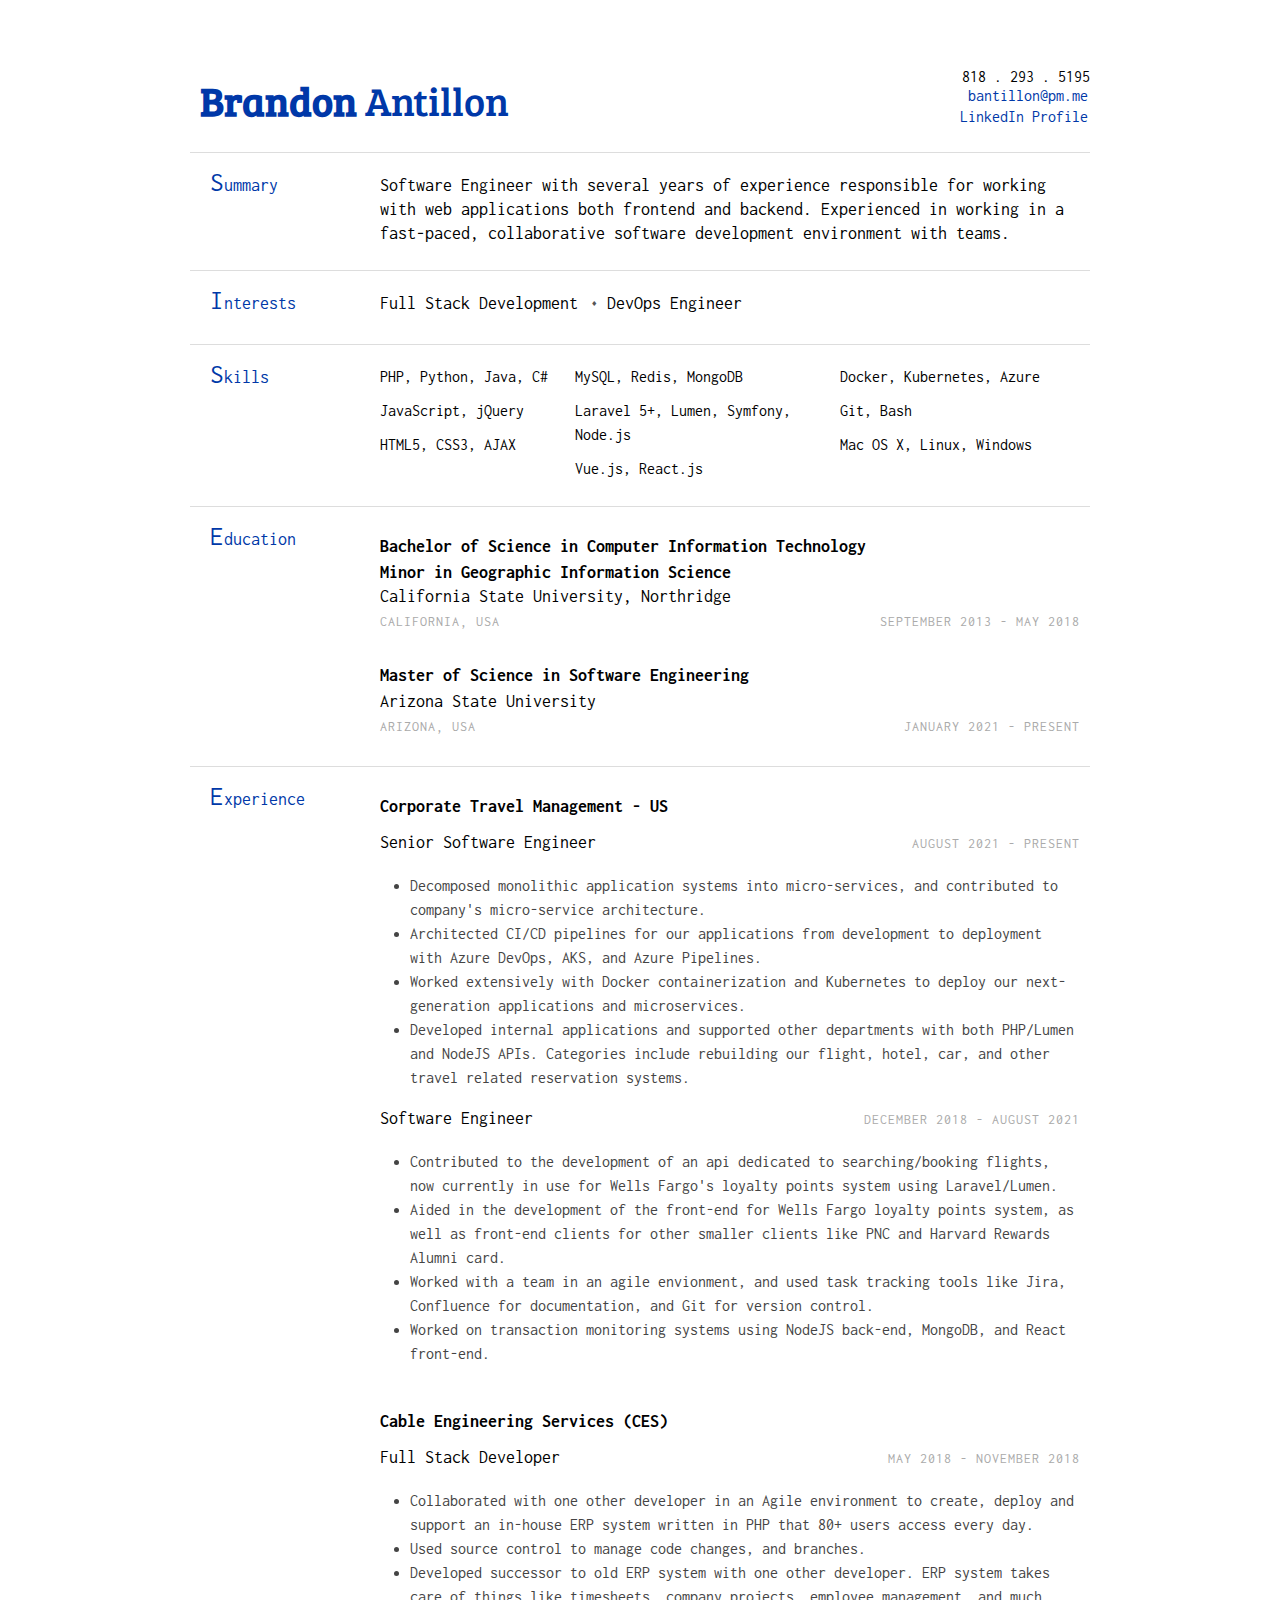
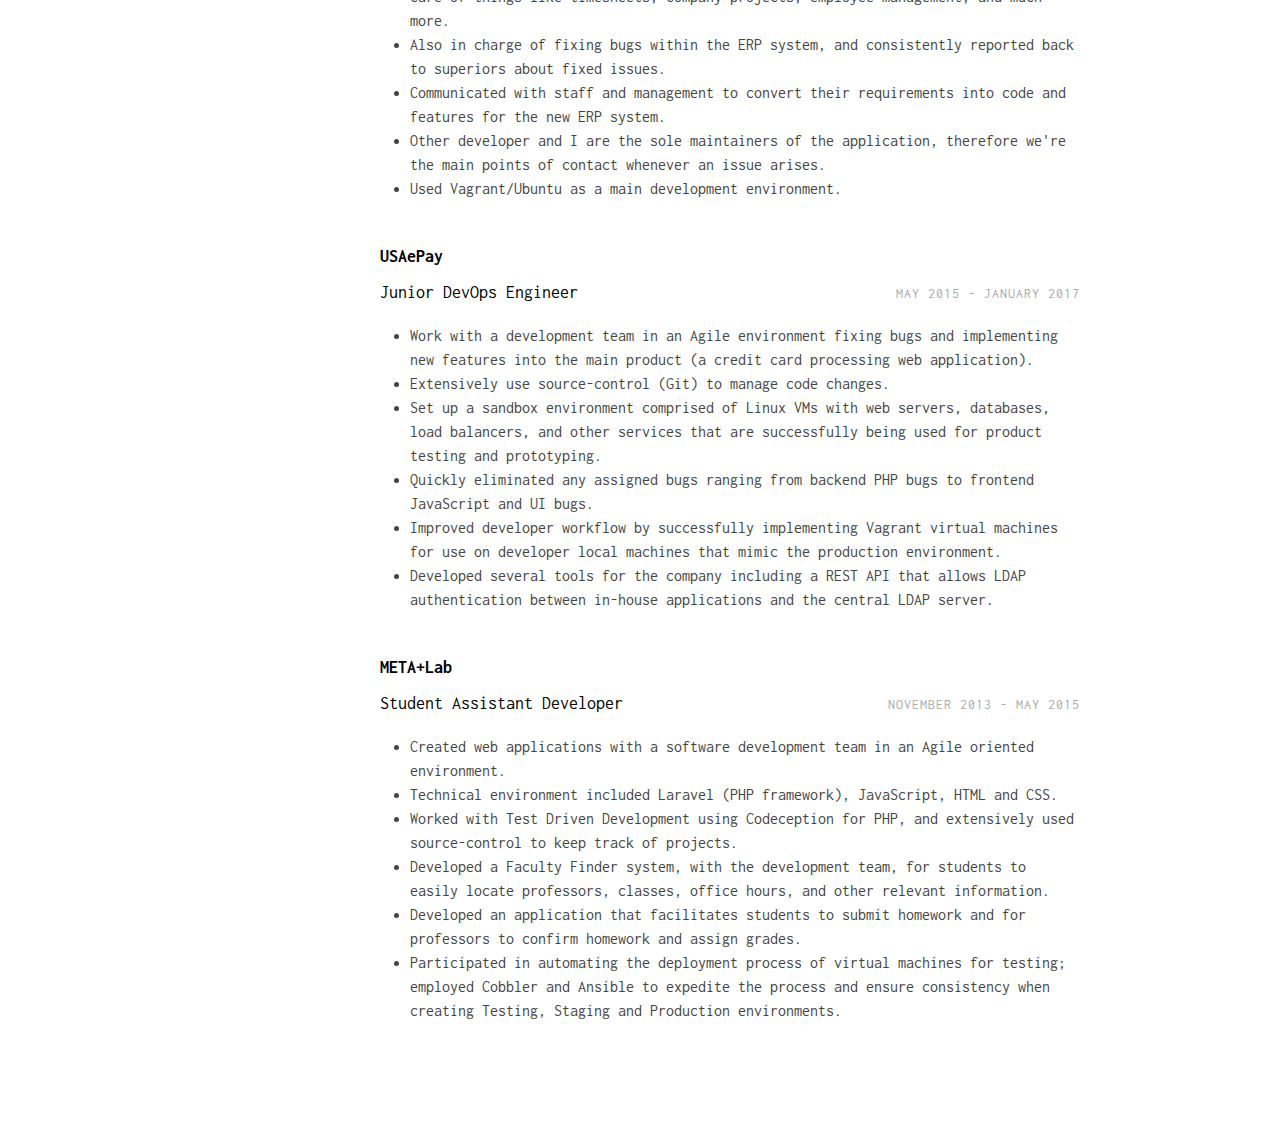
<file: index.html>
<!DOCTYPE html>
<html lang="en">
    <head>
        <meta charset="UTF-8">
        <title>Brandon Antillon | Full Stack Developer</title>
        <link rel="stylesheet" href="style.css">
        <link href="https://fonts.googleapis.com/css?family=Inconsolata:300,400,700|Bree+Serif:400,400i" rel="stylesheet">
    <body>
        <div class="page">
            <div class="section row">
                <h1 class="col"><span style="font-weight:700">Brandon</span> Antillon</h1>
                <div class="contact-info col-right">
                    <!--phone number goes here-->
                    <div>818 . 293 . 5195</div>
                    <div><a href="mailto:bantillon@pm.me">bantillon@pm.me</a></div>
                    <div><a href="https://www.linkedin.com/in/brandon-antillon-1aa08492/" target="_blank">LinkedIn Profile</a></div>
                    <!-- <div><a href="projects.html">Personal Projects</a></div> -->
                </div>
            </div>
            <div class="section row">
                <h2 class="col">Summary</h2>
                <div class="section-text col-right">Software Engineer with several years of experience responsible for working with web applications both frontend and backend. Experienced in working in a fast-paced, collaborative software development environment with teams.</div>
            </div>
            <div class="section row">
                <h2 class="col">Interests</h2>
                <div class="section-text col-right"><span class="key">Full Stack Development</span> <span class="key">DevOps Engineer</span></div>
            </div>
            <div class="section row">
                <h2 class="col">Skills</h2>
                <div class="section-text col-right row">
                    <ul class="skills" style="width:25%">
                        <li>PHP, Python, Java, C#</li>
                        <li>JavaScript, jQuery</li>
                        <li>HTML5, CSS3, AJAX</li>
                    </ul>
                    <ul class="skills" style="width:35%">
                        <li>MySQL, Redis, MongoDB</li>
                        <li>Laravel 5+, Lumen, Symfony, Node.js</li>
                        <li>Vue.js, React.js</li>
                    </ul>
                    <ul class="skills">
                        <li>Docker, Kubernetes, Azure</li>
                        <li>Git, Bash</li>
                        <li>Mac OS X, Linux, Windows</li>
                    </ul>
                </div>
            </div>
            <div class="section row">
                <h2 class="col">Education</h2>
                <div class="section-text col-right">
                    <h3><span class="emph">Bachelor of Science</span> in Computer Information Technology</h3>
                    <div><b>Minor in Geographic Information Science</b></div>
                    <div>California State University, Northridge</div>
                    <div class="row">
                        <div class="col light">California, USA</div>
                        <div class="col-right light">September 2013 - May 2018</div>
                    </div>
                </div>
                <div class="section-text col-right">
                    <h3><span class="emph">Master of Science</span> in Software Engineering</h3>
                    <div>Arizona State University</div>
                    <div class="row">
                        <div class="col light">Arizona, USA</div>
                        <div class="col-right light">January 2021 - Present</div>
                    </div>
                </div>
                <!--COPY AND PASTE ABOVE IN CASE I GET ANOTHER DEGREE-->
            </div>
            
            <div class="section row">
                <h2 class="col">Experience</h2>
                <div class="section-text col-right">
                    <div class="row">
                        <div class="col">
                            <h3>Corporate Travel Management - US</h3>
                        </div>
                    </div>
                    <div class="row subsection">
                        <div class="emph col">Senior Software Engineer</div>
                        <div class="col-right light">August 2021 - Present</div>
                    </div>
                    <ul class="desc">
                        <li>
                            Decomposed monolithic application systems into micro-services, and contributed to company's micro-service architecture.
                        </li>
                        <li>
                            Architected CI/CD pipelines for our applications from development to deployment with Azure DevOps, AKS, and Azure Pipelines.
                        </li>
                        <li>
                            Worked extensively with Docker containerization and Kubernetes to deploy our next-generation applications and microservices.
                        </li>
                        <li>
                            Developed internal applications and supported other departments with both PHP/Lumen and NodeJS APIs. Categories include rebuilding our flight, hotel, car, and other travel related reservation systems.
                        </li>
                    </ul>
                    <div class="row subsection">
                        <div class="emph col">Software Engineer</div>
                        <div class="col-right light">December 2018 - August 2021</div>
                    </div>
                    <ul class="desc">
                        <li>
                            Contributed to the development of an api dedicated to searching/booking flights,
                            now currently in use for Wells Fargo's loyalty points system using Laravel/Lumen.
                        </li>
                        <li>
                            Aided in the development of the front-end for Wells Fargo loyalty points system, as well as 
                            front-end clients for other smaller clients like PNC and Harvard Rewards Alumni card.
                        </li>
                        <li>
                            Worked with a team in an agile envionment, and used task tracking tools like Jira, Confluence
                            for documentation, and Git for version control.
                        </li>
                        <li>
                            Worked on transaction monitoring systems using NodeJS back-end, MongoDB, and React front-end.
                        </li>
                    </ul>
                </div>

                <div class="section-text col-right">
                    <div class="row">
                        <div class="col">
                            <h3>Cable Engineering Services (CES)</h3>
                        </div>
                    </div>
                    <div class="row subsection">
                        <div class="emph col">Full Stack Developer</div>
                        <div class="col-right light">May 2018 - November 2018</div>
                    </div>
                    <ul class="desc">
                        <li>Collaborated with one other developer in an Agile environment to create, deploy and support an
                            in-house ERP system written in PHP that 80+ users access every day.</li>
                        <li>Used source control to manage code changes, and branches.</li>
                        <li>Developed successor to old ERP system with one other developer. ERP system takes care of things like timesheets, company projects, employee management, and much more.</li>
                        <li>Also in charge of fixing bugs within the ERP system, and consistently reported back to superiors about fixed issues.</li>
                        <li>Communicated with staff and management to convert their requirements into code and features for the new ERP system.</li>
                        <li>Other developer and I are the sole maintainers of the application, therefore we're the main points of contact whenever an issue arises.</li>
                        <li>Used Vagrant/Ubuntu as a main development environment.</li>
                    </ul>
                </div>

                <div class="section-text col-right">
                    <div class="row">
                        <div class="col">
                            <h3>USAePay</h3>
                        </div>
                    </div>
                    <div class="row subsection">
                        <div class="emph col">Junior DevOps Engineer</div>
                        <div class="col-right light">May 2015 - January 2017</div>
                    </div>
                    <ul class="desc">
                        <li>Work with a development team in an Agile environment fixing bugs and implementing new features into the main product (a credit card processing web application).</li>
                        <li>Extensively use source-control (Git) to manage code changes.</li>
                        <li>Set up a sandbox environment comprised of Linux VMs with web servers, databases, load balancers, and other services that are successfully being used for product testing and prototyping.</li>
                        <li>Quickly eliminated any assigned bugs ranging from backend PHP bugs to frontend JavaScript and UI bugs.</li>
                        <li>Improved developer workflow by successfully implementing Vagrant virtual machines for use on developer local machines that mimic the production environment.</li>
                        <li>Developed several tools for the company including a REST API that allows LDAP authentication between in-house applications and the central LDAP server.</li>
                    </ul>
                </div>

                <div class="section-text col-right">
                    <div class="row">
                        <div class="col">
                            <h3>META+Lab</h3>
                        </div>
                    </div>
                    <div class="row subsection">
                        <div class="emph col">Student Assistant Developer</div>
                        <div class="col-right light">November 2013 - May 2015</div>
                    </div>
                    <ul class="desc">
                        <li>Created web applications with a software development team in an Agile oriented environment.</li>
                        <li>Technical environment included Laravel (PHP framework), JavaScript, HTML and CSS.</li>
                        <li>Worked with Test Driven Development using Codeception for PHP, and extensively used source-control to keep track of projects.</li>
                        <li>Developed a Faculty Finder system, with the development team, for students to easily locate professors, classes, office hours, and other relevant information.</li>
                        <li>Developed an application that facilitates students to submit homework and for professors to confirm homework and assign grades.</li>
                        <li>Participated in automating the deployment process of virtual machines for testing; employed Cobbler and Ansible to expedite the process and ensure consistency when creating Testing, Staging and Production environments.</li>
                </div>
            </div>
        </div>
    </body>
</html>
</file>
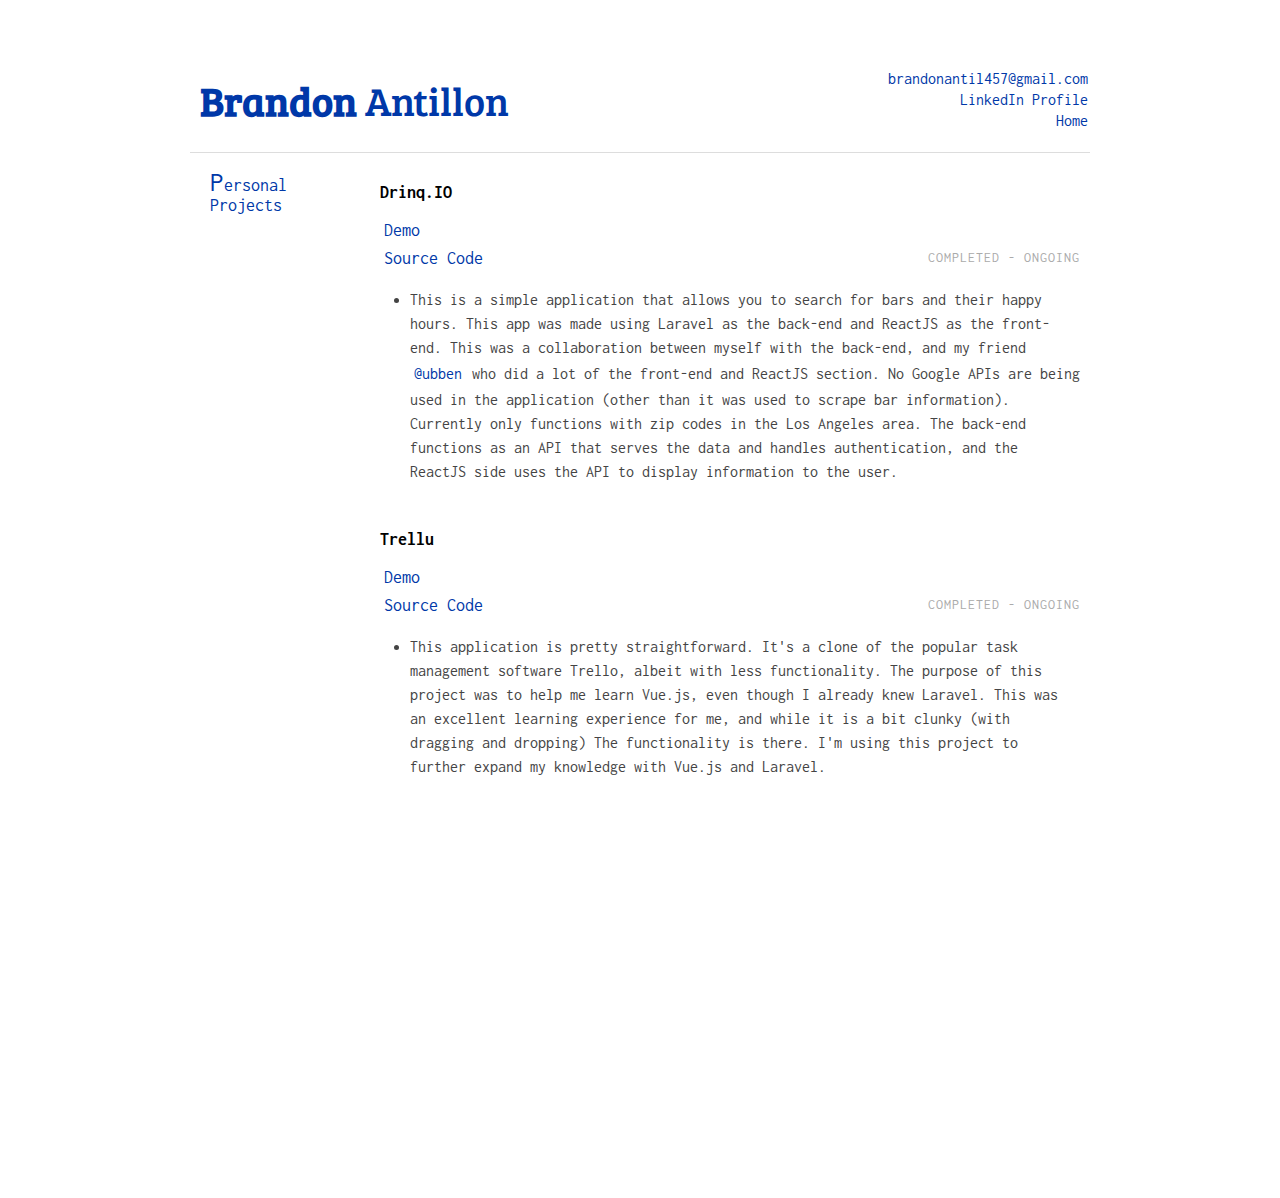
<file: projects.html>
<!DOCTYPE html>
<html lang="en">
    <head>
        <meta charset="UTF-8">
        <title></title>
        <link rel="stylesheet" href="style.css">
        <link href="https://fonts.googleapis.com/css?family=Inconsolata:300,400,700|Bree+Serif:400,400i" rel="stylesheet">
    <body>
        <div class="page">
            <div class="section row">
                <h1 class="col"><span style="font-weight:700">Brandon</span> Antillon</h1>
                <div class="contact-info col-right">
                    <!--phone number goes here-->
                    <!--<div>201 . 920 . 0729</div>-->
                    <div><a href="mailto:brandonantil457@gmail.com">brandonantil457@gmail.com</a></div>
                    <div><a href="https://www.linkedin.com/in/brandon-antillon-1aa08492/">LinkedIn Profile</a></div>
                    <div><a href="./">Home</a></div>
                </div>
            </div>
            
            <div class="section row">
                <h2 class="col">Personal Projects</h2>
                <div class="section-text col-right">
                     <div class="row">
                        <div class="col">
                            <h3>Drinq.IO</h3>
                        </div>
                    </div>
                    <div class="row subsection">
                        <a href="https://drinq.antillon.tech/">Demo</a><br>
                        <div class="emph col"><a href="https://github.com/b-ubben/drinq.io">Source Code</a></div>
                        <div class="col-right light">Completed - Ongoing</div>
                    </div>
                    <ul class="desc">
                        <li>
                            This is a simple application that allows you to search for bars and their happy hours. 
                            This app was made using Laravel as the back-end and ReactJS as the front-end. This was a collaboration 
                            between myself with the back-end, and my friend <a href="https://ubben.co/">@ubben</a> who did a lot of the front-end and ReactJS 
                            section. No Google APIs are being used in the application (other than it was used to scrape bar information). 
                            Currently only functions with zip codes in the Los Angeles area. The back-end functions as an API that serves the data 
                            and handles authentication, and the ReactJS side uses the API to display information to the user.
                        </li>
                </div>
                <div class="section-text col-right">
                    <div class="row">
                       <div class="col">
                           <h3>Trellu</h3>
                       </div>
                   </div>
                   <div class="row subsection">
                       <a href="https://trellu.antillon.tech/">Demo</a><br>
                       <div class="emph col"><a href="https://github.com/chromaticity/trello-clone-vue">Source Code</a></div>
                       <div class="col-right light">Completed - Ongoing</div>
                   </div>
                   <ul class="desc">
                       <li>
                           This application is pretty straightforward. It's a clone of the popular task management software Trello,
                           albeit with less functionality. The purpose of this project was to help me learn Vue.js, even though I already
                           knew Laravel. This was an excellent learning experience for me, and while it is a bit clunky (with dragging and dropping)
                           The functionality is there. I'm using this project to further expand my knowledge with Vue.js and Laravel.
                       </li>
                   </ul>
               </div>
                <!-- copy and paste above for adding more projects... -->
            </div>
        </div>
    </body>
</html>
</file>
<file: style.css>
body { margin: 0;
       padding: 0;
       background-color: #fff font-size: 12px;
       font-family: 'Inconsolata', sans-serif;
       -webkit-font-smoothing: subpixel-antialiased;
}
* { box-sizing: border-box;
    -moz-box-sizing: border-box;
}

/*
 Primary Rules
*/
h1 { font-weight: 300;
     margin: 5px 0 0;
     font-size: 40px;
     color:#0038A8;
     padding: 0 10px 10px;
     border-radius:2px;
    font-family: 'Bree Serif', serif;
}
h2 { color: #0038A8;
     width: 150px;
     font-size: 18px;
     padding-left: 20px;
     font-weight:400;
     font-family: 'Inconsolata', serif;
}
h2:first-letter { font-size: 150%; }
h3 { font-size: 18px;
     font-weight: bold;
     margin-bottom: 0;
     line-height: 28px;
     font-family: 'Inconsolata', serif;
}
h2, h3 { margin-top: 5px }
a { color: #0038A8;
    display: inline-block;
    text-decoration: none;
    padding:2px 4px;
    border-radius:2px;
    margin-right:-2px;
}
a:hover {
  background-color:#0038A8;
  color:#fff;
}
.key:first-child { margin-left: 0 }
.key { margin: 0 10px;
       position: relative;
}
.key::before { content: '◆';
               position: absolute;
               left: -15px;
               color: #555;
               font-size: 7pt;
}
.key:first-child::before { content: '' }
.section { border-bottom: 1px solid #ddd;
           padding: 10px 0 15px;
}
.section:last-child { border: none }
.section-text { width: 80%;
                font-size: 18px;
                line-height: 24px;
                margin: 10px 0 10px;
                padding: 0 10px;
}
.subsection { margin: 10px 0 5px }
.desc { font-size: 16px; font-family: 'Inconsolata', sans-serif; color:#444;}
.contact-info { font-size: 16px;
                text-align: right;
}
.light { color: #aaa;letter-spacing:1px;
         font-size: 14px;
         line-height:28px;
         font-family: 'Inconsolata', sans-serif;
         text-transform:uppercase;
}
ul{
  padding-left:30px;
}

ul.skills{
  float:left;
  width:30%;
  padding-left:0px;
  margin: 0 20px 0 0;
}

ul.skills li{
  list-style: none;
  font-size:16px;
  margin-bottom:10px;
}

ul.skills li:last-child{
  margin:0;
}

/*
 Float Rules
*/
.row:before, .row:after { content: "";
                          display: table;
}
.row:after { clear: both }
.col { float: left }
.col-right { float: right }

/*
 Page Rules
*/
.page { width: 100%;
        max-width: 1000px;
        min-height: 29.7cm;
        margin: 1cm auto;

        background: white;
        padding: 20px 50px;
}
.subpage { padding: 1cm;
           border: 1px red solid;
           height: 297mm;
}

@page { size: A4;
        margin: 0;
}

@media print {
    .page { margin: 0;
            border: initial;
            border-radius: initial;
            width: initial;
            min-height: initial;
            box-shadow: initial;
            background: initial;
            page-break-after: always;
    }
    .page-break{
      page-break-before: always;
      padding-top:30px;
    }

    body { font-size: 12pt;}
    h1{
      font-size: 23pt;
    }

    h2{
      font-size:10pt;
      width: 3cm;
      padding-left: 10px;
    }

    h3 { font-size: 10pt; line-height:11pt}

    .section-text { font-size: 9pt; line-height: 14pt; }

    .light { font-size: 7.5pt; line-height:12pt; color:#ddd; }
    
    .page { width: 21cm }
    ul {margin:5px 0 0}
    .section { padding: 5px 0 8px }
    .section-text { width: 15cm; margin: 5px 0 5px;}
    .subsection { margin: 5px 0 0 }
    .desc { font-size: 9pt }
    
    .contact-info { font-size: 9pt}
    
    ul.skills{margin: 0 10px 0 0;}
    ul.skills li{ font-size: 9pt; margin-bottom:0}

}
</file>
